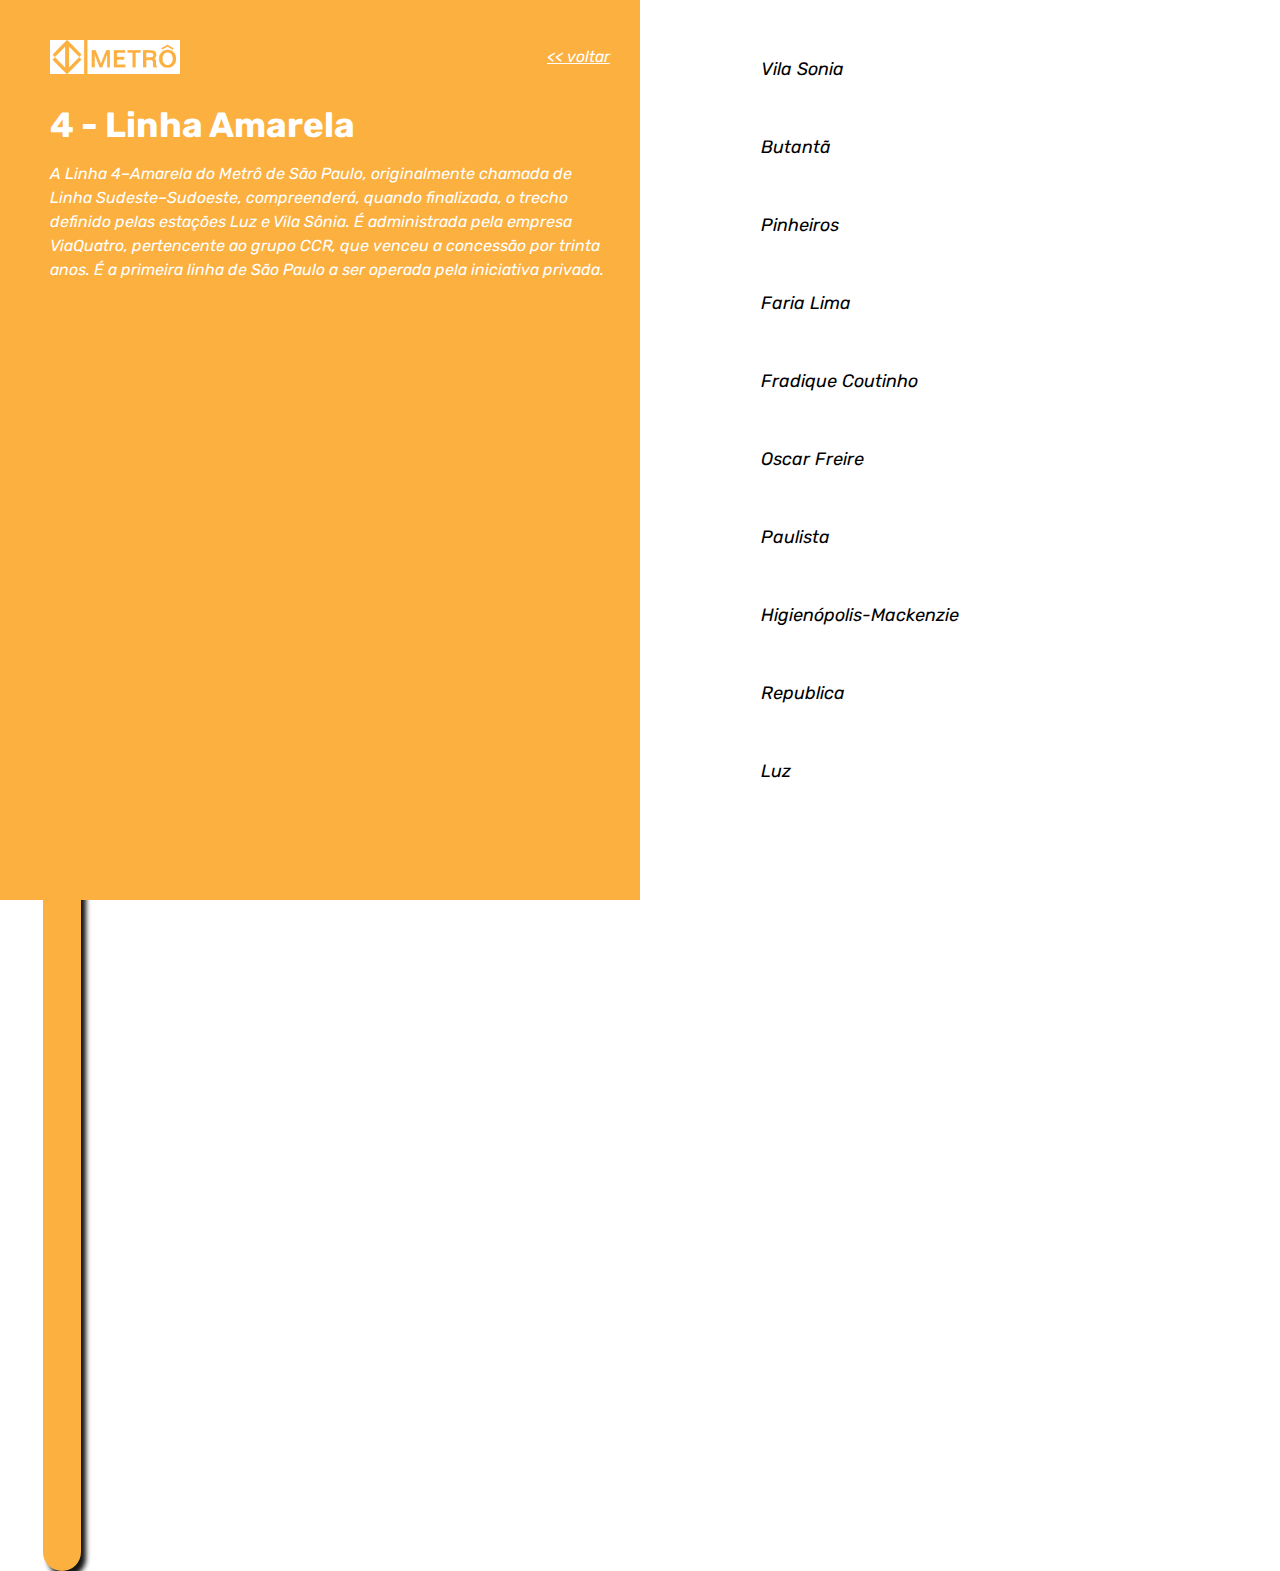
<file: linha-amarela.html>
<!DOCTYPE html>
<html lang="pt-br">

<head>
    <meta charset="UTF-8">
    <meta name="viewport" content="width=device-width, initial-scale=1.0">
    <meta http-equiv="X-UA-Compatible" content="ie=edge">
    <link href="https://fonts.googleapis.com/css?family=Rubik:300i,400,900&display=swap" rel="stylesheet">
    <link rel="stylesheet" href="./css/linha-azul.css">
    <link rel="stylesheet" href="linha-amarela.css">
    <title> 4 - Linha Amarela</title>
</head>

<body>
    <main class="conteiner">
        <section class="topo">
            <header class="header">
                <img class="header__img" src="./assets/logo.png" alt="Logo branco da CPTM">
                <a class="header__link" href="index.html">
                    << voltar </a>
            </header>
            <div class="titulo">
                <h1> 4 - Linha Amarela</h1>
            </div>
            <div class="conteudo">
                <p class="conteudo__texto">
                    A Linha 4–Amarela do Metrô de São Paulo, originalmente chamada de Linha Sudeste–Sudoeste, compreenderá, quando ﬁnalizada, o trecho deﬁnido pelas estações Luz e Vila Sônia. É administrada pela empresa ViaQuatro, pertencente ao grupo CCR, que venceu a concessão
                    por trinta anos. É a primeira linha de São Paulo a ser operada pela iniciativa privada.
                </p>
            </div>
        </section>
        <div class="linha"></div>
        <section class="bottom">
            <div class="linhas">
                <div class="linhas__bullet"></div>
                <p class="linhas__estacao"> Vila Sonia</p>
            </div>
            <div class="linhas">
                <div class="linhas__bullet"></div>
                <p class="linhas__estacao">Butantã</p>
            </div>
            <div class="linhas">
                <div class="linhas__bullet"></div>
                <p class="linhas__estacao">Pinheiros</p>
            </div>
            <div class="linhas">
                <div class="linhas__bullet"></div>
                <p class="linhas__estacao">Faria Lima</p>
            </div>
            <div class="linhas">
                <div class="linhas__bullet"></div>
                <p class="linhas__estacao">Fradique Coutinho</p>
            </div>
            <div class="linhas">
                <div class="linhas__bullet"></div>
                <p class="linhas__estacao">Oscar Freire</p>
            </div>
            <div class="linhas">
                <div class="linhas__bullet"></div>
                <p class="linhas__estacao">Paulista</p>
            </div>
            <div class="linhas">
                <div class="linhas__bullet"></div>
                <p class="linhas__estacao">Higienópolis-Mackenzie</p>
            </div>
            <div class="linhas">
                <div class="linhas__bullet"></div>
                <p class="linhas__estacao">Republica</p>
            </div>
            <div class="linhas">
                <div class="linhas__bullet"></div>
                <p class="linhas__estacao">Luz</p>
            </div>
        </section>
        <div class="background-linhas"></div>
    </main>
</body>

</html>
</file>
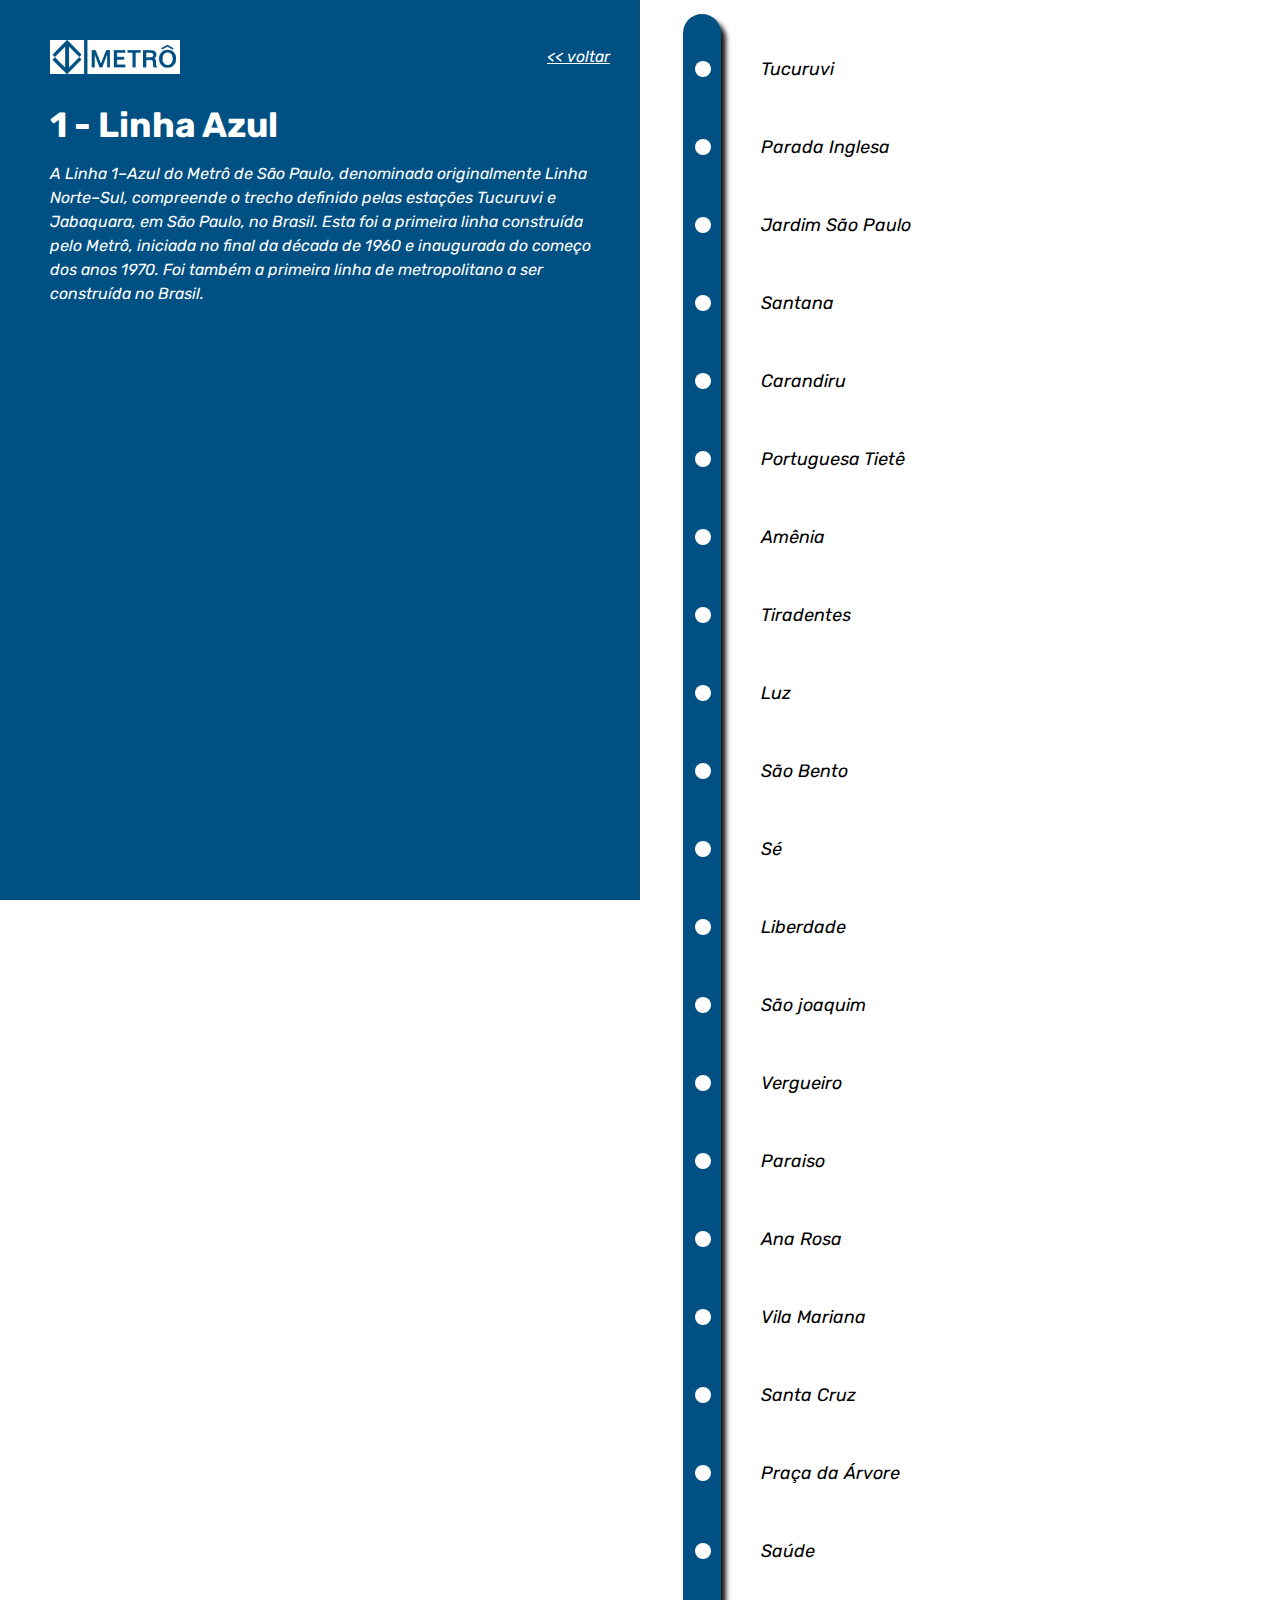
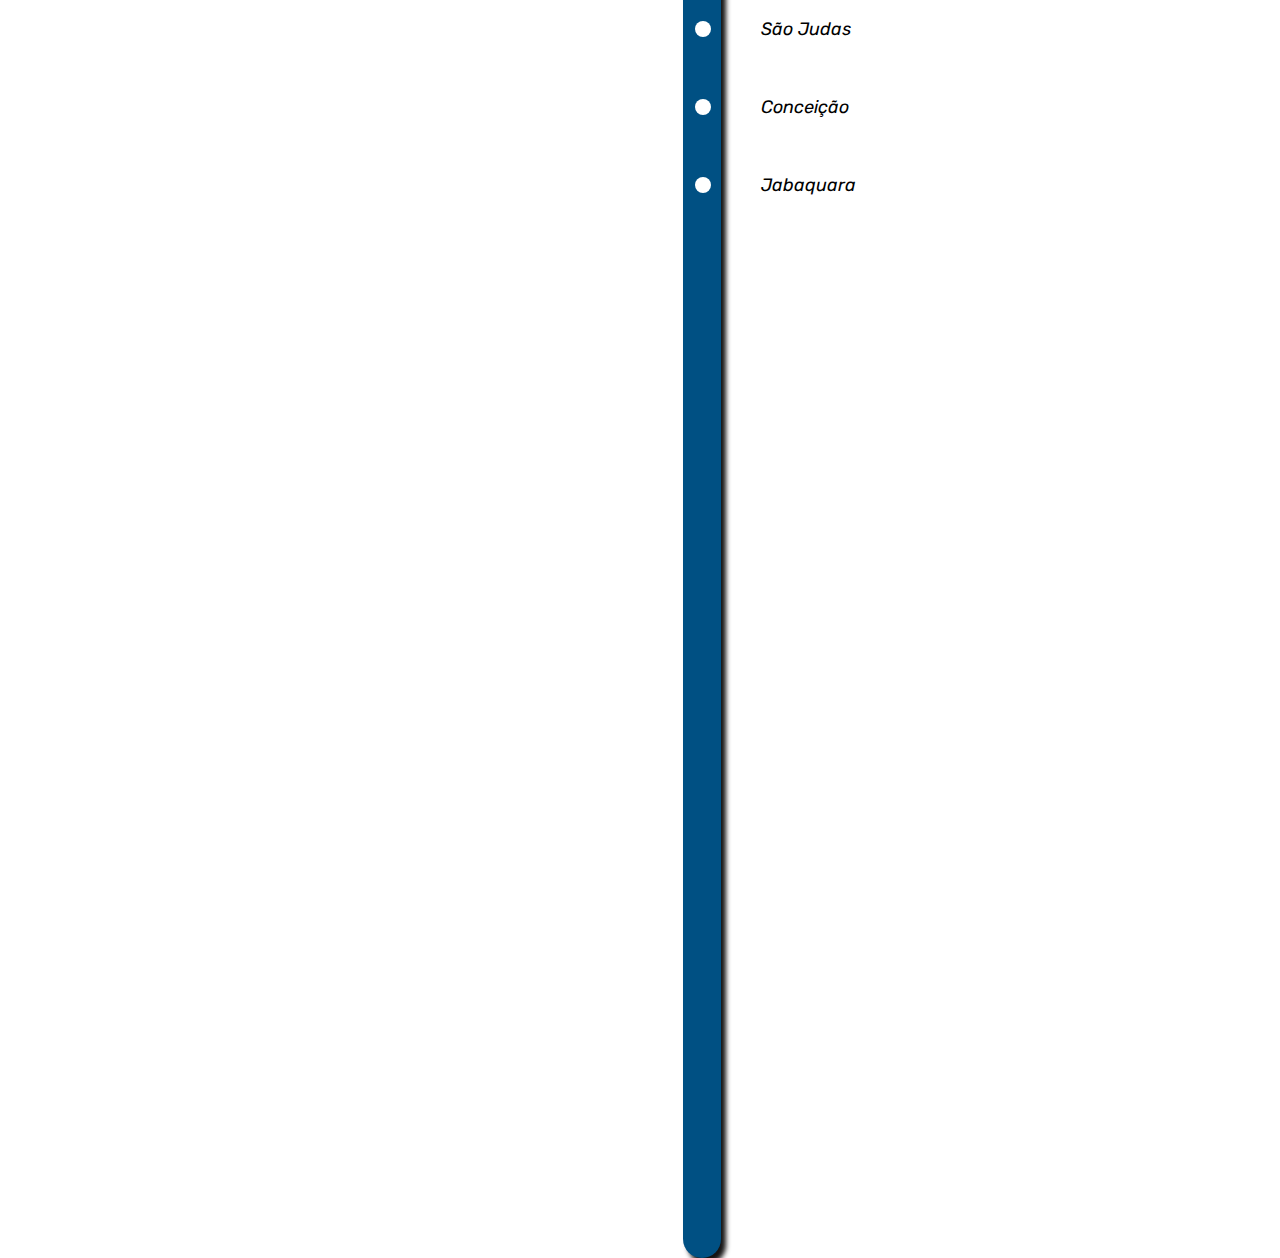
<file: linha-azul.html>
<!DOCTYPE html>
<html lang="pt-br">

<head>
    <meta charset="UTF-8">
    <meta name="viewport" content="width=device-width, initial-scale=1.0">
    <meta http-equiv="X-UA-Compatible" content="ie=edge">
    <link href="https://fonts.googleapis.com/css?family=Rubik:300i,400,900&display=swap" rel="stylesheet">
    <link rel="stylesheet" href="./css/linha-azul.css">
    <title> 1 - Linha Azul</title>
</head>

<body>
    <main class="conteiner">
        <section class="topo">
            <header class="header">
                <img class="header__img" src="./assets/logo.png" alt="Logo branco da CPTM">
                <a class="header__link" href="index.html">
                    << voltar </a> </header> <div class="titulo">
                        <h1>1 - Linha Azul</h1>
                        </div>
                        <div class="conteudo">
                            <p class="conteudo__texto">
                                A Linha 1–Azul do Metrô de São Paulo,
                                denominada originalmente Linha
                                Norte–Sul, compreende o trecho definido
                                pelas estações Tucuruvi e Jabaquara, em
                                São Paulo, no Brasil. Esta foi a primeira
                                linha construída pelo Metrô, iniciada no
                                final da década de 1960 e inaugurada do
                                começo dos anos 1970. Foi também a
                                primeira linha de metropolitano a ser
                                construída no Brasil.
                            </p>
                        </div>
        </section>
        <div class="linha"></div>
        <section class="bottom">
            <div class="linhas">
                <div class="linhas__bullet"></div>
                <p class="linhas__estacao"> Tucuruvi</p>
            </div>
            <div class="linhas">
                <div class="linhas__bullet"></div>
                <p class="linhas__estacao">Parada Inglesa</p>
            </div>
            <div class="linhas">
                <div class="linhas__bullet"></div>
                <p class="linhas__estacao"> Jardim São Paulo</p>
            </div>
            <div class="linhas">
                <div class="linhas__bullet"></div>
                <p class="linhas__estacao">Santana</p>
            </div>
            <div class="linhas">
                <div class="linhas__bullet"></div>
                <p class="linhas__estacao">Carandiru</p>
            </div>
            <div class="linhas">
                <div class="linhas__bullet"></div>
                <p class="linhas__estacao">Portuguesa Tietê</p>
            </div>
            <div class="linhas">
                <div class="linhas__bullet"></div>
                <p class="linhas__estacao">Amênia</p>
            </div>
            <div class="linhas">
                <div class="linhas__bullet"></div>
                <p class="linhas__estacao">Tiradentes</p>
            </div>
            <div class="linhas">
                <div class="linhas__bullet"></div>
                <p class="linhas__estacao">Luz</p>
            </div>
            <div class="linhas">
                <div class="linhas__bullet"></div>
                <p class="linhas__estacao">São Bento</p>
            </div>
            <div class="linhas">
                <div class="linhas__bullet"></div>
                <p class="linhas__estacao">Sé</p>
            </div>
            <div class="linhas">
                <div class="linhas__bullet"></div>
                <p class="linhas__estacao">Liberdade</p>
            </div>
            <div class="linhas">
                <div class="linhas__bullet"></div>
                <p class="linhas__estacao">São joaquim</p>
            </div>
            <div class="linhas">
                <div class="linhas__bullet"></div>
                <p class="linhas__estacao">Vergueiro</p>
            </div>
            <div class="linhas">
                <div class="linhas__bullet"></div>
                <p class="linhas__estacao">Paraiso</p>
            </div>
            <div class="linhas">
                <div class="linhas__bullet"></div>
                <p class="linhas__estacao">Ana Rosa</p>
            </div>
            <div class="linhas">
                <div class="linhas__bullet"></div>
                <p class="linhas__estacao"> Vila Mariana</p>
            </div>
            <div class="linhas">
                    <div class="linhas__bullet"></div>
                    <p class="linhas__estacao">Santa Cruz</p>
                </div>
            <div class="linhas">
                <div class="linhas__bullet"></div>
                <p class="linhas__estacao">Praça da Árvore</p>
            </div>
            <div class="linhas">
                <div class="linhas__bullet"></div>
                <p class="linhas__estacao"> Saúde</p>
            </div>
            <div class="linhas">
                <div class="linhas__bullet"></div>
                <p class="linhas__estacao"> São Judas</p>
            </div>
            <div class="linhas">
                <div class="linhas__bullet"></div>
                <p class="linhas__estacao"> Conceição</p>
            </div>
            <div class="linhas">
                <div class="linhas__bullet"></div>
                <p class="linhas__estacao"> Jabaquara</p>
            </div>
        <div class="background-linhas"></div>
            
        </section>
    </main>
</body>
</html>
</file>
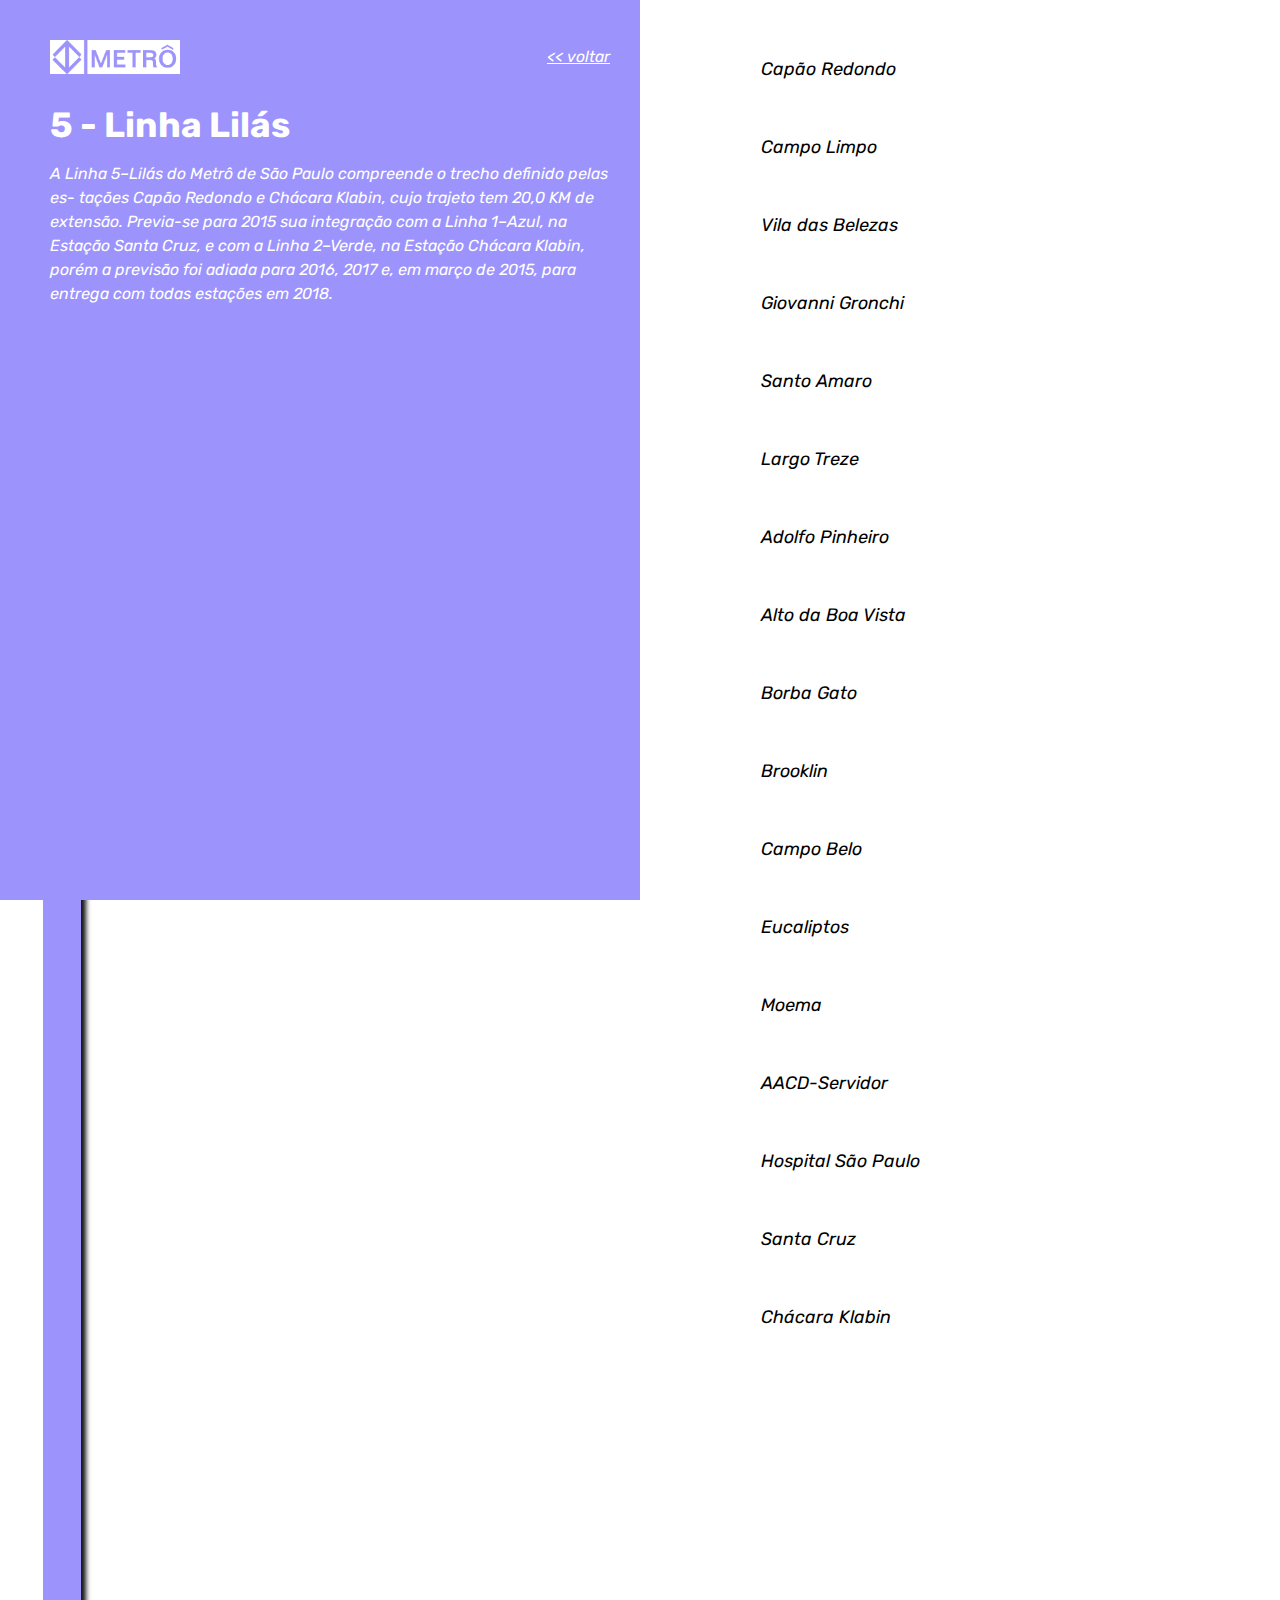
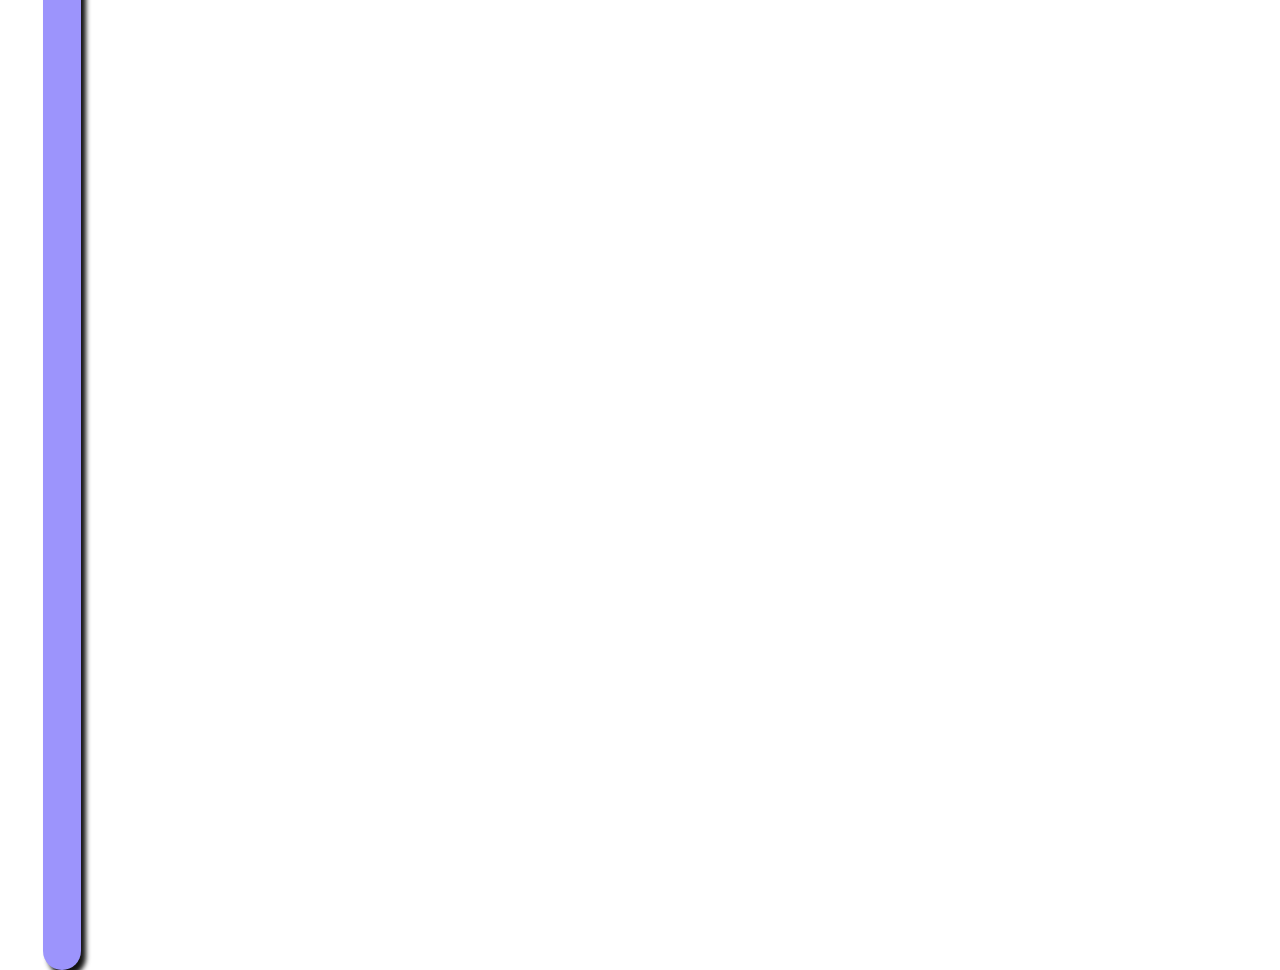
<file: linha-lilas.html>
<!DOCTYPE html>
<html lang="pt-br">

<head>
    <meta charset="UTF-8">
    <meta name="viewport" content="width=device-width, initial-scale=1.0">
    <meta http-equiv="X-UA-Compatible" content="ie=edge">
    <link href="https://fonts.googleapis.com/css?family=Rubik:300i,400,900&display=swap" rel="stylesheet">
    <link rel="stylesheet" href="./css/linha-azul.css">
    <link rel="stylesheet" href="./css/linha-lilas.css">
    <title> 5 - Linha Lilás</title>
</head>

<body>
    <main class="conteiner">
        <section class="topo">
            <header class="header">
                <img class="header__img" src="./assets/logo.png" alt="Logo branco da CPTM">
                <a class="header__link" href="index.html">
                    << voltar </a> </header> <div class="titulo">
                        <h1>5 - Linha Lilás</h1>
                        </div>
                        <div class="conteudo">
                            <p class="conteudo__texto">
                                A Linha 5–Lilás do Metrô de São Paulo
                                compreende o trecho definido pelas es-
                                tações Capão Redondo e Chácara Klabin,
                                cujo trajeto tem 20,0 KM de extensão.
                                Previa-se para 2015 sua integração com a
                                Linha 1–Azul, na Estação Santa Cruz, e
                                com a Linha 2–Verde, na Estação Chácara
                                Klabin, porém a previsão foi adiada para
                                2016, 2017 e, em março de 2015, para 
                                entrega com todas estações em 2018.
                            </p>
                        </div>
        </section>
        <div class="linha"></div>
        <section class="bottom">
            <div class="linhas">
                <div class="linhas__bullet"></div>
                <p class="linhas__estacao"> Capão Redondo</p>
            </div>
            <div class="linhas">
                <div class="linhas__bullet"></div>
                <p class="linhas__estacao">Campo Limpo</p>
            </div>
            <div class="linhas">
                <div class="linhas__bullet"></div>
                <p class="linhas__estacao"> Vila das Belezas</p>
            </div>
            <div class="linhas">
                <div class="linhas__bullet"></div>
                <p class="linhas__estacao">Giovanni Gronchi</p>
            </div>
            <div class="linhas">
                <div class="linhas__bullet"></div>
                <p class="linhas__estacao">Santo Amaro</p>
            </div>
            <div class="linhas">
                <div class="linhas__bullet"></div>
                <p class="linhas__estacao">Largo Treze</p>
            </div>
            <div class="linhas">
                <div class="linhas__bullet"></div>
                <p class="linhas__estacao">Adolfo Pinheiro</p>
            </div>
            <div class="linhas">
                <div class="linhas__bullet"></div>
                <p class="linhas__estacao">Alto da Boa Vista</p>
            </div>
            <div class="linhas">
                <div class="linhas__bullet"></div>
                <p class="linhas__estacao">Borba Gato</p>
            </div>
            <div class="linhas">
                <div class="linhas__bullet"></div>
                <p class="linhas__estacao">Brooklin</p>
            </div>
            <div class="linhas">
                <div class="linhas__bullet"></div>
                <p class="linhas__estacao">Campo Belo</p>
            </div>
            <div class="linhas">
                <div class="linhas__bullet"></div>
                <p class="linhas__estacao">Eucaliptos</p>
            </div>
            <div class="linhas">
                <div class="linhas__bullet"></div>
                <p class="linhas__estacao">Moema</p>
            </div>
            <div class="linhas">
                <div class="linhas__bullet"></div>
                <p class="linhas__estacao">AACD-Servidor</p>
            </div>
            <div class="linhas">
                <div class="linhas__bullet"></div>
                <p class="linhas__estacao">Hospital São Paulo</p>
            </div>
            <div class="linhas">
                <div class="linhas__bullet"></div>
                <p class="linhas__estacao">Santa Cruz</p>
            </div>
            <div class="linhas">
                <div class="linhas__bullet"></div>
                <p class="linhas__estacao">Chácara Klabin</p>
            </div>
        </section>
        <div class="background-linhas"></div>
    </main>
</body>
</html>
</file>
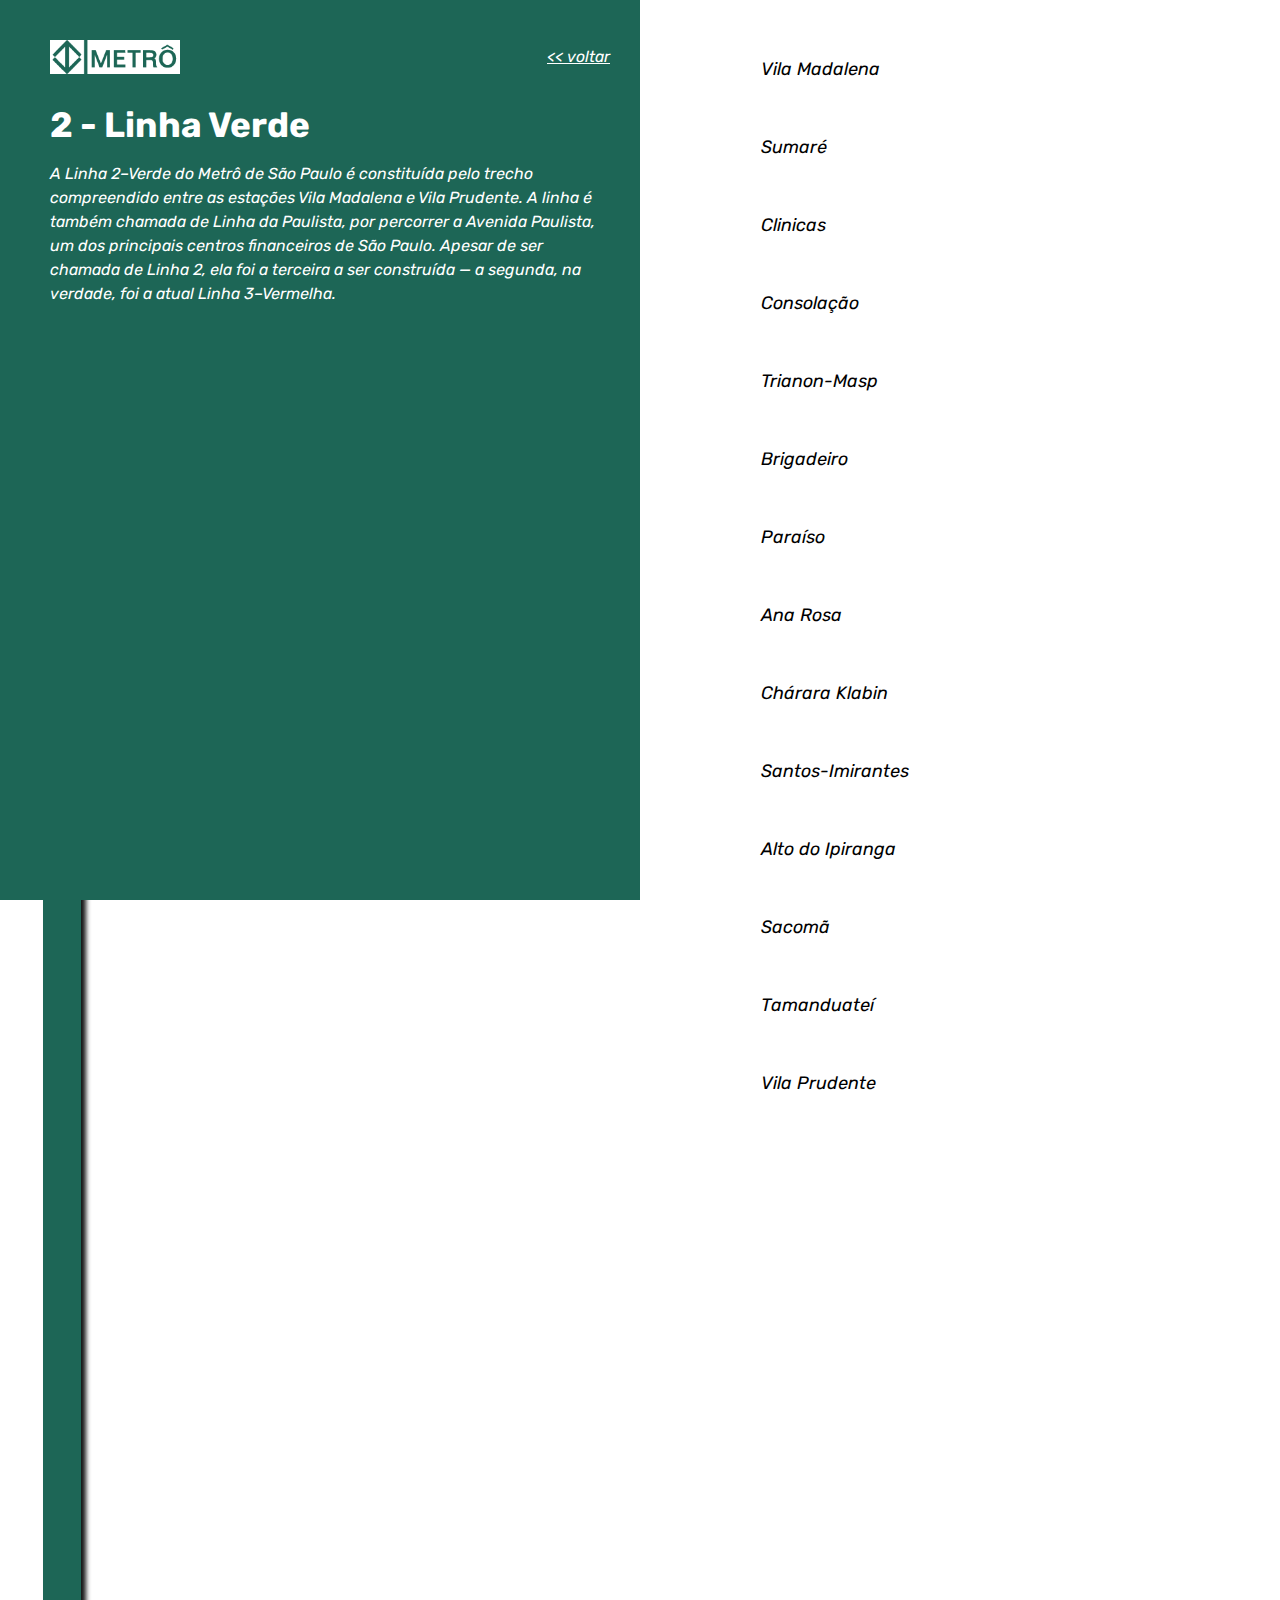
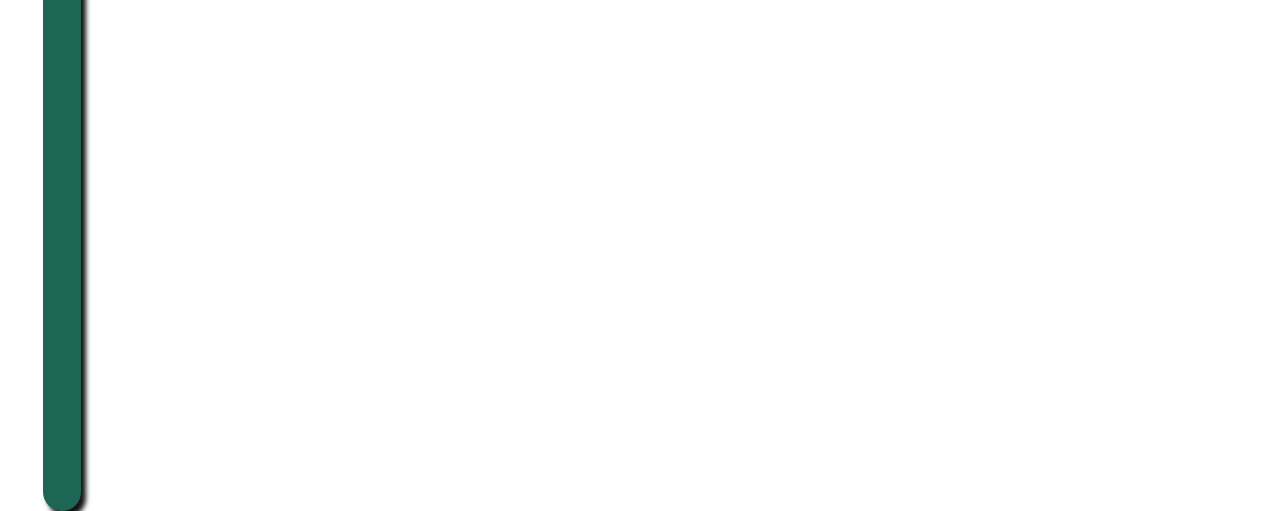
<file: linha-verde.html>
<!DOCTYPE html>
<html lang="pt-br">

<head>
    <meta charset="UTF-8">
    <meta name="viewport" content="width=device-width, initial-scale=1.0">
    <meta http-equiv="X-UA-Compatible" content="ie=edge">
    <link href="https://fonts.googleapis.com/css?family=Rubik:300i,400,900&display=swap" rel="stylesheet">
    <link rel="stylesheet" href="./css/linha-azul.css">
    <link rel="stylesheet" href="linha-verde.css">
    <title>2 - Linha Verde</title>
</head>

<body>
    <main class="conteiner">
        <section class="topo">
            <header class="header">
                <img class="header__img" src="./assets/logo.png" alt="Logo branco da CPTM">
                <a class="header__link" href="index.html">
                    << voltar </a>
            </header>
            <div class="titulo">
                <h1>2 - Linha Verde</h1>
            </div>
            <div class="conteudo">
                <p class="conteudo__texto">
                    A Linha 2–Verde do Metrô de São Paulo é constituída pelo trecho compreendido entre as estações Vila Madalena e Vila Prudente. A linha é também chamada de Linha da Paulista, por percorrer a Avenida Paulista, um dos principais centros financeiros de São
                    Paulo. Apesar de ser chamada de Linha 2, ela foi a terceira a ser construída — a segunda, na verdade, foi a atual Linha 3–Vermelha.
                </p>
            </div>
        </section>
        <div class="linha"></div>
        <section class="bottom">
            <div class="linhas">
                <div class="linhas__bullet"></div>
                <p class="linhas__estacao"> Vila Madalena</p>
            </div>
            <div class="linhas">
                <div class="linhas__bullet"></div>
                <p class="linhas__estacao">Sumaré</p>
            </div>
            <div class="linhas">
                <div class="linhas__bullet"></div>
                <p class="linhas__estacao">Clinicas</p>
            </div>
            <div class="linhas">
                <div class="linhas__bullet"></div>
                <p class="linhas__estacao">Consolação</p>
            </div>
            <div class="linhas">
                <div class="linhas__bullet"></div>
                <p class="linhas__estacao">Trianon-Masp</p>
            </div>
            <div class="linhas">
                <div class="linhas__bullet"></div>
                <p class="linhas__estacao">Brigadeiro</p>
            </div>
            <div class="linhas">
                <div class="linhas__bullet"></div>
                <p class="linhas__estacao">Paraíso</p>
            </div>
            <div class="linhas">
                <div class="linhas__bullet"></div>
                <p class="linhas__estacao">Ana Rosa</p>
            </div>
            <div class="linhas">
                <div class="linhas__bullet"></div>
                <p class="linhas__estacao">Chárara Klabin</p>
            </div>
            <div class="linhas">
                <div class="linhas__bullet"></div>
                <p class="linhas__estacao">Santos-Imirantes</p>
            </div>
            <div class="linhas">
                <div class="linhas__bullet"></div>
                <p class="linhas__estacao">Alto do Ipiranga </p>
            </div>
            <div class="linhas">
                <div class="linhas__bullet"></div>
                <p class="linhas__estacao">Sacomã</p>
            </div>
            <div class="linhas">
                <div class="linhas__bullet"></div>
                <p class="linhas__estacao">Tamanduateí</p>
            </div>
            <div class="linhas">
                <div class="linhas__bullet"></div>
                <p class="linhas__estacao">Vila Prudente</p>
            </div>
        </section>
        <div class="background-linhas"></div>
    </main>
</body>

</html>
</file>
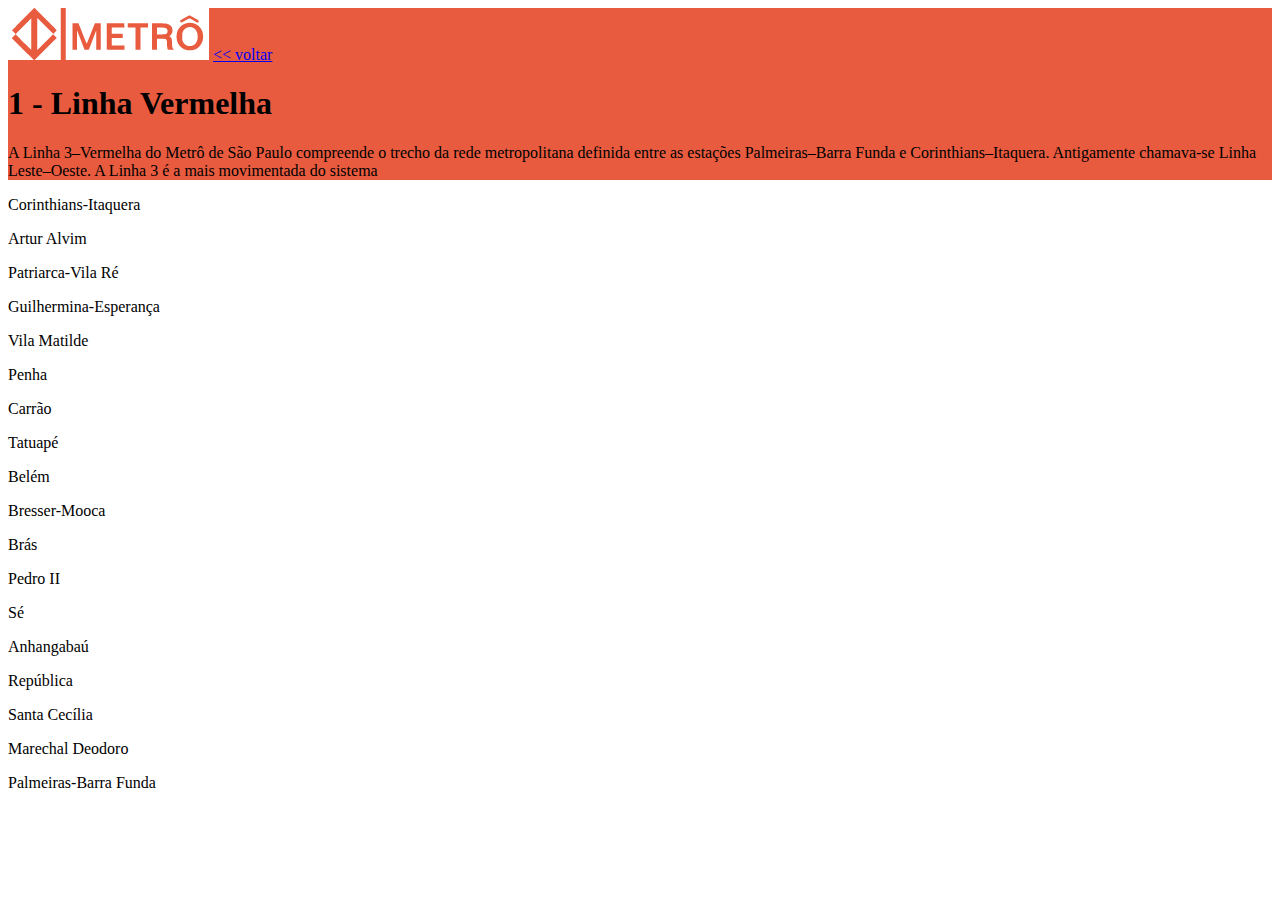
<file: linha-vermelha.html>
<!DOCTYPE html>
<html lang="pt-br">

<head>
    <meta charset="UTF-8">
    <meta name="viewport" content="width=device-width, initial-scale=1.0">
    <meta http-equiv="X-UA-Compatible" content="ie=edge">
    <link href="https://fonts.googleapis.com/css?family=Rubik:300i,400,900&display=swap" rel="stylesheet">
    <link rel="stylesheet" href="linha-vermelha.css">
    <title> 1 - Linha Azul</title>
</head>

<body>
    <main class="conteiner">
        <section class="topo">
            <header class="header">
                <img class="header__img" src="./assets/logo.png" alt="Logo branco da CPTM">
                <a class="header__link" href="index.html">
                    << voltar </a> </header> <div class="titulo">
                        <h1>1 - Linha Vermelha </h1>
                        </div>
                        <div class="conteudo">
                            <p class="conteudo__texto">
                                A Linha 3–Vermelha do Metrô de São Paulo
                                compreende o trecho da rede
                                metropolitana definida entre as estações
                                Palmeiras–Barra Funda e
                                Corinthians–Itaquera. Antigamente
                                chamava-se Linha Leste–Oeste. A Linha 3
                                é a mais movimentada do sistema
                            </p>
                        </div>
        </section>
        <div class="linha"></div>
        <section class="bottom">
            <div class="linhas">
                <div class="linhas__bullet"></div>
                <p class="linhas__estacao"> Corinthians-Itaquera</p>
            </div>
            <div class="linhas">
                <div class="linhas__bullet"></div>
                <p class="linhas__estacao">Artur Alvim</p>
            </div>
            <div class="linhas">
                <div class="linhas__bullet"></div>
                <p class="linhas__estacao"> Patriarca-Vila Ré	</p>
            </div>
            <div class="linhas">
                <div class="linhas__bullet"></div>
                <p class="linhas__estacao">Guilhermina-Esperança</p>
            </div>
            <div class="linhas">
                <div class="linhas__bullet"></div>
                <p class="linhas__estacao">Vila Matilde</p>
            </div>
            <div class="linhas">
                <div class="linhas__bullet"></div>
                <p class="linhas__estacao">Penha</p>
            </div>
            <div class="linhas">
                <div class="linhas__bullet"></div>
                <p class="linhas__estacao">Carrão</p>
            </div>
            <div class="linhas">
                <div class="linhas__bullet"></div>
                <p class="linhas__estacao">Tatuapé</p>
            </div>
            <div class="linhas">
                <div class="linhas__bullet"></div>
                <p class="linhas__estacao">Belém</p>
            </div>
            <div class="linhas">
                <div class="linhas__bullet"></div>
                <p class="linhas__estacao">Bresser-Mooca</p>
            </div>
            <div class="linhas">
                <div class="linhas__bullet"></div>
                <p class="linhas__estacao">Brás	</p>
            </div>
            <div class="linhas">
                <div class="linhas__bullet"></div>
                <p class="linhas__estacao">Pedro II</p>
            </div>
            <div class="linhas">
                <div class="linhas__bullet"></div>
                <p class="linhas__estacao">Sé</p>
            </div>
            <div class="linhas">
                <div class="linhas__bullet"></div>
                <p class="linhas__estacao">Anhangabaú</p>
            </div>
            <div class="linhas">
                <div class="linhas__bullet"></div>
                <p class="linhas__estacao">República</p>
            </div>
            <div class="linhas">
                <div class="linhas__bullet"></div>
                <p class="linhas__estacao">Santa Cecília</p>
            </div>
            <div class="linhas">
                <div class="linhas__bullet"></div>
                <p class="linhas__estacao"> Marechal Deodoro	</p>
            </div>
            <div class="linhas">
                    <div class="linhas__bullet"></div>
                    <p class="linhas__estacao">Palmeiras-Barra Funda</p>
            </div>
            
        </section>
        <div class="background-linhas"></div>
    </main>
</body>
</html>
</file>
<file: css/linha-azul.css>
*{
    box-sizing: border-box;
}

body{
    margin: 0;
    padding: 0;
    font-family: 'Rubik', sans-serif;
}

.topo{
    background-color: rgb(0, 80, 131);
    width: 100vw;
    padding: 30px 20px;
    
}

.header{
    display: flex;
    justify-content: space-between;
    align-items: center;
}

.header__img{
    width: 130px;
}

.header__link{
    color: white;
    font-family: 'Rubik', sans-serif;  
    font-style: italic;  
}

.titulo h1{
    color: white;
    font-size: 35px;
    padding: 0;
    margin-top: 30px;
    margin-bottom: 5px;
}

.conteudo__texto{
    color: white;
    line-height: 1.5;
    font-style: italic;
}

.linha{
    border-bottom: 2px solid #005083;
    display: block;
    margin-top: 8px;
    width: 100vw;
    margin-bottom: 15px;
}

.linhas__bullet{
    background-color: white;
    width: 16px;
    height: 16px;
    border-radius: 50%;
    margin-right: 50px;
}

.linhas__estacao{
    font-style: italic;
    font-size: 18px;
}

.linhas{
    display: flex;
    align-items: center;
    margin-bottom: 20px;
}

.bottom{
    
    padding: 30px 10px;
    margin-left: 15px;
    position: absolute;
    z-index: 1;
}

.background-linhas{
    background-color: rgb(0, 80, 131);
    width: 38px;
    height: 325vh;
    border-radius: 30px;
    margin-left: -11px;
    margin-top: -60px;
    box-shadow: 5px 6px 5px rgb(20, 20, 20);
    position: absolute;
    z-index: -1;
    top: 10px;
}

/* Media Queries */

@media (min-width: 960px){

    .body{
        overflow-y: scroll;

    }

    .conteiner{
        display: flex;
        justify-content: space-between;
    }

    .topo {
        background-color: rgb(0, 80, 131);
        width: 50vw;
        height: 100vh;
        position: fixed;
        padding: 40px 30px 0 50px;

    }

    .linha{
        display: none;
    }

    .bottom{
        width: 50vw;
        padding: 40px 40px 40px 55px;
        position: absolute;
        right: 0;   
        z-index: 1;     
    }

    .background-linhas{
        position: absolute;
        display: flex;
        z-index: -100;
        justify-content: center;
        margin-top: 14px;
        top: 0;
        left: 54px;
        height: 316vh;
    }
    

}
</file>
<file: linha-amarela.css>
.topo {
    background-color: #fcb040;
}

.linha {
    border-bottom: 2px solid #fcb040;
}

.background-linhas {
    background-color: #fcb040;
    height: 173vh;
}
</file>
<file: css/linha-lilas.css>
.topo{
    background-color: #9c94fc;
}

.linha{
    border-bottom: 2px solid #9c94fc;
}

.background-linhas{
    background-color: #9c94fc; 
    height: 284vh;
}
</file>
<file: linha-verde.css>
.topo {
    background-color: #1d6656;
}

.linha {
    border-bottom: 2px solid #1d6656;
}

.background-linhas {
    background-color: #1d6656;
    height: 233vh;
}
</file>
<file: linha-vermelha.css>
.topo{
    background-color: #e85b3f;
}

.linha {
    background-color: #e85b3f;
}

.background-linhas{
    background-color: #e85b3f;
}
</file>
